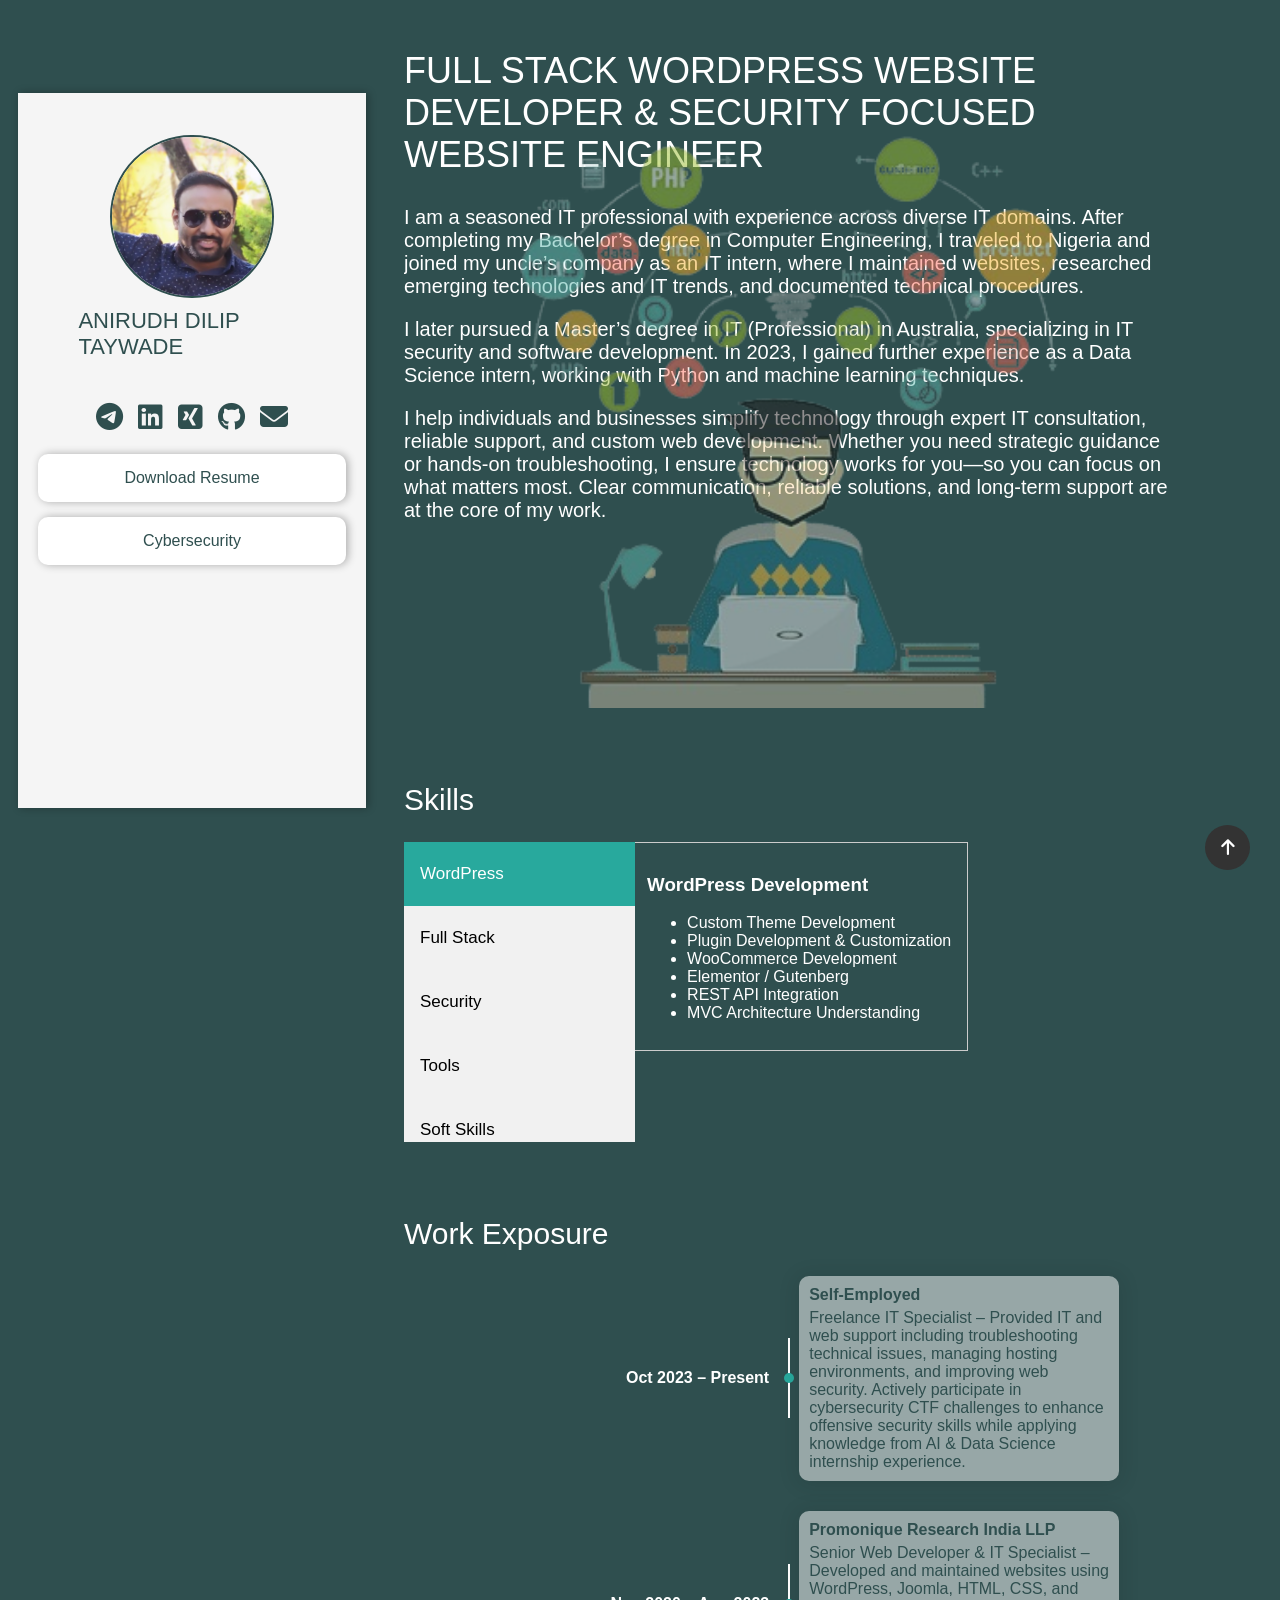
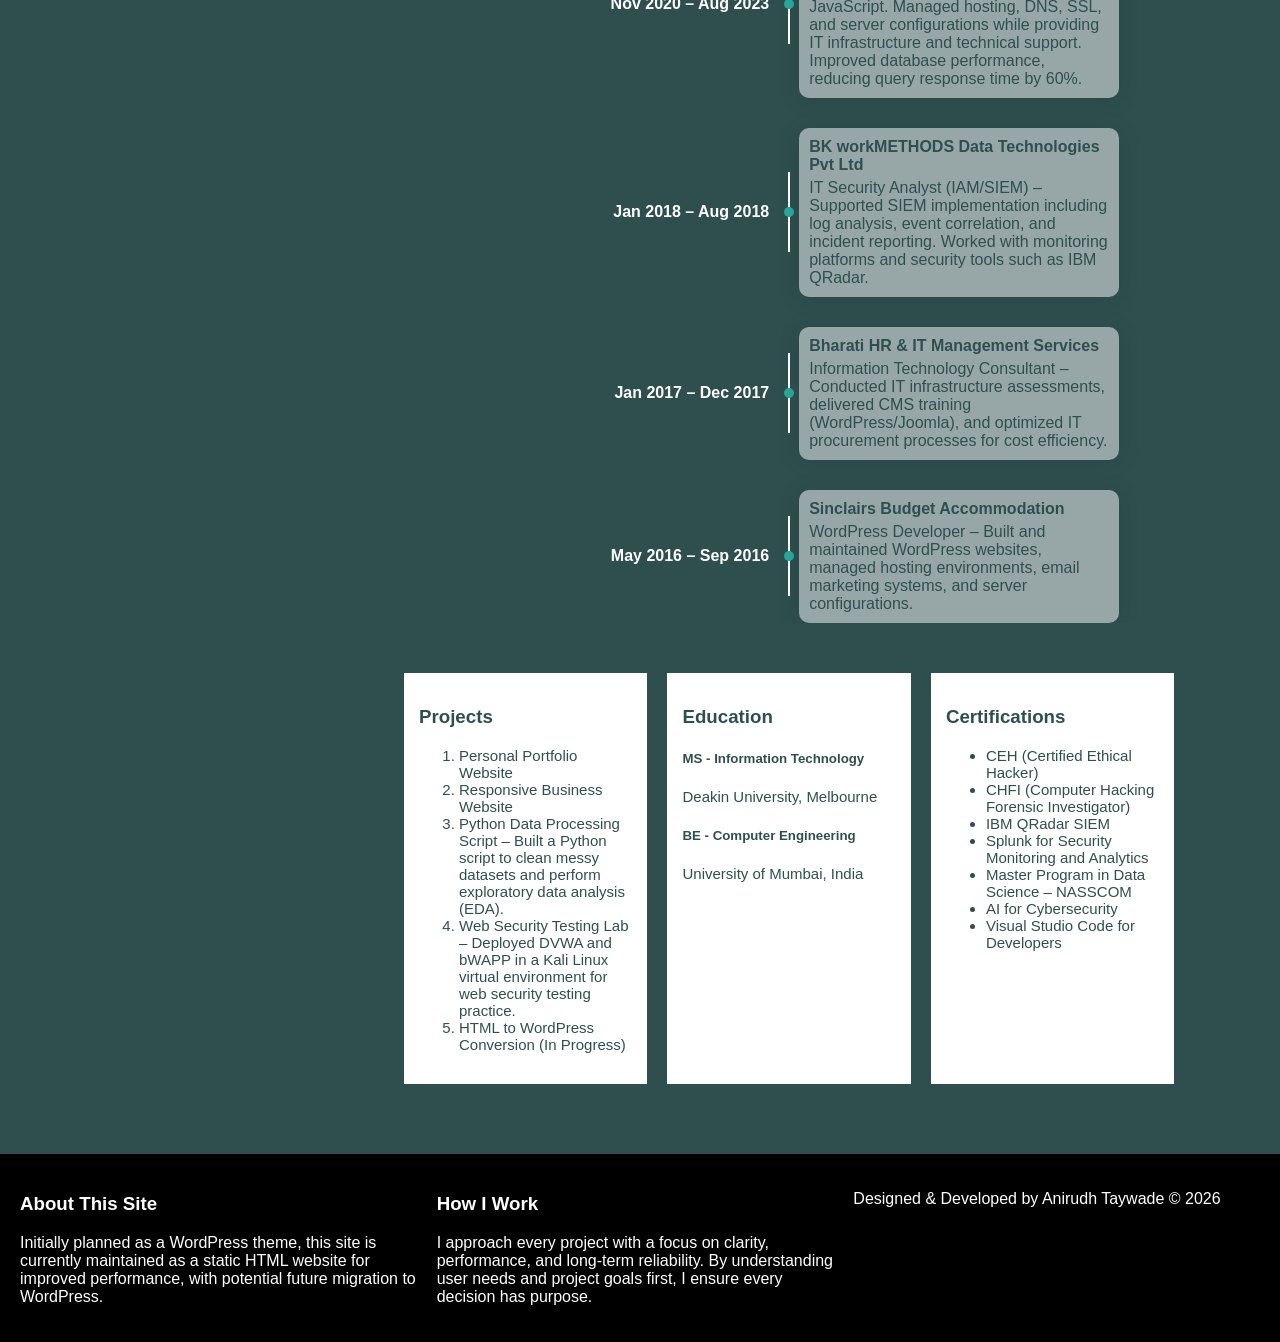
<file: index.html>
<!DOCTYPE html><html lang="en"><head><meta charset="utf-8"><meta name="viewport" content="width=device-width, initial-scale=1.0"><title>ADT - Technology Made Simple</title><meta name="description" content="Portfolio of Anirudh Taywade – WordPress developer, IT specialist, and cybersecurity-focused web engineer."><link rel="icon" href="images\adt-logo.png" type="image/x-icon"><link rel="preconnect" href="https://cdnjs.cloudflare.com"><link rel="stylesheet" href="CSS/main.css"><link rel="stylesheet" href="https://cdnjs.cloudflare.com/ajax/libs/font-awesome/6.5.1/css/all.min.css"></head><body id="top"><header class="sidebar"><div class="box"><figure><img src="images/Anirudh.jpg" alt="Profile photo of Anirudh Taywade" class="img-box"><figcaption>ANIRUDH DILIP TAYWADE</figcaption></figure><nav class="social-box"><a href="https://t.me/ani1087" target="_blank"><i class="fa-brands fa-telegram"></i></a><a href="https://www.linkedin.com/in/anirudhya-taywade-48917a391/" target="_blank"><i class="fa-brands fa-linkedin"></i></a><a href="https://www.xing.com/profile/Anirudh_Taywade/web_profiles?nwt_nav=profile" target="_blank"><i class="fa-brands fa-square-xing"></i></a><a href="https://github.com/anirudhtaywade21" target="_blank"><i class="fa-brands fa-github"></i></a><a href="mailto:anirudhdiliptaywade@zohomail.in" target="_blank"><i class="fa-solid fa-envelope"></i></a></nav><div class="actions"><a href="Anirudhya_Taywade_Resume.pdf" target="_blank" class="btn">Download Resume</a><a href="index_cyber.html" class="btn">Cybersecurity</a></div></div></header><main class="content"><section class="main-section"><h1>FULL STACK WORDPRESS WEBSITE DEVELOPER & SECURITY FOCUSED WEBSITE ENGINEER</h1><p>I am a seasoned IT professional with experience across diverse IT domains. After completing my Bachelor’s degree in Computer Engineering, I traveled to Nigeria and joined my uncle’s company as an IT intern, where I maintained websites, researched emerging technologies and IT trends, and documented technical procedures.</p><p>I later pursued a Master’s degree in IT (Professional) in Australia, specializing in IT security and software development. In 2023, I gained further experience as a Data Science intern, working with Python and machine learning techniques.</p><p>I help individuals and businesses simplify technology through expert IT consultation, reliable support, and custom web development. Whether you need strategic guidance or hands-on troubleshooting, I ensure technology works for you—so you can focus on what matters most. Clear communication, reliable solutions, and long-term support are at the core of my work.</p><div><img src="images\web-concept.png" alt="Web development concept"></div></section><section class="main-section"><h2>Skills</h2><div class="tab"><button class="tablinks" onclick="openTab(event, 'WordPress')" id="defaultOpen">WordPress</button><button class="tablinks" onclick="openTab(event, 'FullStack')">Full Stack</button><button class="tablinks" onclick="openTab(event, 'Security')">Security</button><button class="tablinks" onclick="openTab(event, 'Tools')">Tools</button><button class="tablinks" onclick="openTab(event, 'SoftSkills')">Soft Skills</button><button class="tablinks" onclick="openTab(event, 'Languages')">Languages</button></div><div id="WordPress" class="tabcontent"><h3>WordPress Development</h3><ul><li>Custom Theme Development</li><li>Plugin Development & Customization</li><li>WooCommerce Development</li><li>Elementor / Gutenberg</li><li>REST API Integration</li><li>MVC Architecture Understanding</li></ul></div><div id="FullStack" class="tabcontent"><h3>Full Stack Development</h3><ul><li>HTML, CSS, JavaScript</li><li>PHP (Core + WordPress)</li><li>MySQL Database Design</li><li>AJAX & API Integration</li><li>Performance Optimization</li><li>Responsive Web Design</li></ul></div><div id="Security" class="tabcontent"><h3>Website Security</h3><ul><li>WordPress Hardening</li><li>Malware Removal & Cleanup</li><li>Vulnerability Scanning</li><li>Firewall & Login Protection</li><li>SSL, HTTPS, Secure Configurations</li></ul></div><div id="Tools" class="tabcontent"><h3>Tools & Technologies</h3><ul><li>Git & GitHub</li><li>cPanel / WHM</li><li>Docker (Basic)</li><li>Cloudflare</li><li>VS Code</li><li>ChatGPT & AI-Assisted Development Tools</li><li>DNS Configuration</li><li>Hosting & Server Management</li></ul></div><div id="SoftSkills" class="tabcontent"><h3>Soft Skills</h3><ul><li>Problem-Solving & Critical Thinking</li><li>Attention to Detail (Security-Focused Mindset)</li><li>Effective Communication with Clients</li><li>Time Management & Project Delivery</li><li>Adaptability & Continuous Learning</li><li>Team Collaboration</li><li>Client Requirement Analysis</li></ul></div><div id="Languages" class="tabcontent"><ul><li>Marathi – Native</li><li>English</li><li>Hindi</li><li>German</li><li>Spanish</li><li>French</li><li>Japanese</li></ul></div></section><section class="main-section"><h2>Work Exposure</h2><div class="we-timeline"><div class="we-date">Oct 2023 – Present</div><div class="we-line"></div><div class="we-content"><h5>Self-Employed</h5>Freelance IT Specialist – Provided IT and web support including troubleshooting technical issues, managing hosting environments, and improving web security. Actively participate in cybersecurity CTF challenges to enhance offensive security skills while applying knowledge from AI & Data Science internship experience.</div><div class="we-date">Nov 2020 – Aug 2023</div><div class="we-line"></div><div class="we-content"><h5>Promonique Research India LLP</h5>Senior Web Developer & IT Specialist – Developed and maintained websites using WordPress, Joomla, HTML, CSS, and JavaScript. Managed hosting, DNS, SSL, and server configurations while providing IT infrastructure and technical support. Improved database performance, reducing query response time by 60%.</div><div class="we-date">Jan 2018 – Aug 2018</div><div class="we-line"></div><div class="we-content"><h5>BK workMETHODS Data Technologies Pvt Ltd</h5>IT Security Analyst (IAM/SIEM) – Supported SIEM implementation including log analysis, event correlation, and incident reporting. Worked with monitoring platforms and security tools such as IBM QRadar.</div><div class="we-date">Jan 2017 – Dec 2017</div><div class="we-line"></div><div class="we-content"><h5>Bharati HR & IT Management Services</h5>Information Technology Consultant – Conducted IT infrastructure assessments, delivered CMS training (WordPress/Joomla), and optimized IT procurement processes for cost efficiency.</div><div class="we-date">May 2016 – Sep 2016</div><div class="we-line"></div><div class="we-content"><h5>Sinclairs Budget Accommodation</h5>WordPress Developer – Built and maintained WordPress websites, managed hosting environments, email marketing systems, and server configurations.</div></div></section><section class="main-section"><div class="pec-container"><div><h3>Projects</h3><ol><li>Personal Portfolio Website</li><li>Responsive Business Website</li><li>Python Data Processing Script – Built a Python script to clean messy datasets and perform exploratory data analysis (EDA).</li><li>Web Security Testing Lab – Deployed DVWA and bWAPP in a Kali Linux virtual environment for web security testing practice.</li><li>HTML to WordPress Conversion (In Progress)</li></ol></div><div><h3>Education</h3><h5>MS - Information Technology</h5><span class="wh">Deakin University, Melbourne</span><h5>BE - Computer Engineering</h5><span class="wh">University of Mumbai, India</span></div><div><h3>Certifications</h3><ul><li>CEH (Certified Ethical Hacker)</li><li>CHFI (Computer Hacking Forensic Investigator)</li><li>IBM QRadar SIEM</li><li>Splunk for Security Monitoring and Analytics</li><li>Master Program in Data Science – NASSCOM</li><li>AI for Cybersecurity</li><li>Visual Studio Code for Developers</li></ul></div></div></section></main><footer class="footer-container"><section><h3>About This Site</h3><p>Initially planned as a WordPress theme, this site is currently maintained as a static HTML website for improved performance, with potential future migration to WordPress.</p></section><section><h3>How I Work</h3><p>I approach every project with a focus on clarity, performance, and long-term reliability. By understanding user needs and project goals first, I ensure every decision has purpose.</p></section><section><nav class="social-footer-box"><a href="https://t.me/ani1087"><i class="fa-brands fa-telegram"></i></a><a href="https://www.linkedin.com/in/anirudhya-taywade-48917a391/"><i class="fa-brands fa-linkedin"></i></a><a href="https://www.xing.com/profile/Anirudh_Taywade/web_profiles?nwt_nav=profile"><i class="fa-brands fa-square-xing"></i></a><a href="https://github.com/anirudhtaywade21" target="_blank"><i class="fa-brands fa-github"></i></a><a href="mailto:anirudhdiliptaywade@zohomail.in" target="_blank"><i class="fa-solid fa-envelope"></i></a></nav><p class="footer-p">Designed & Developed by Anirudh Taywade © 2026</p></section><a href="#top" class="back-top"><i class="fa-solid fa-arrow-up"></i></a></footer><script>function openTab(evt, tabName) {var i, tabcontent, tablinks;tabcontent = document.getElementsByClassName("tabcontent");for (i = 0; i < tabcontent.length; i++) {tabcontent[i].style.display = "none";}tablinks = document.getElementsByClassName("tablinks");for (i = 0; i < tablinks.length; i++) {tablinks[i].className = tablinks[i].className.replace(" active", "");}document.getElementById(tabName).style.display = "block";evt.currentTarget.className += " active";}document.getElementById("defaultOpen").click();</script></body></html>
</file>
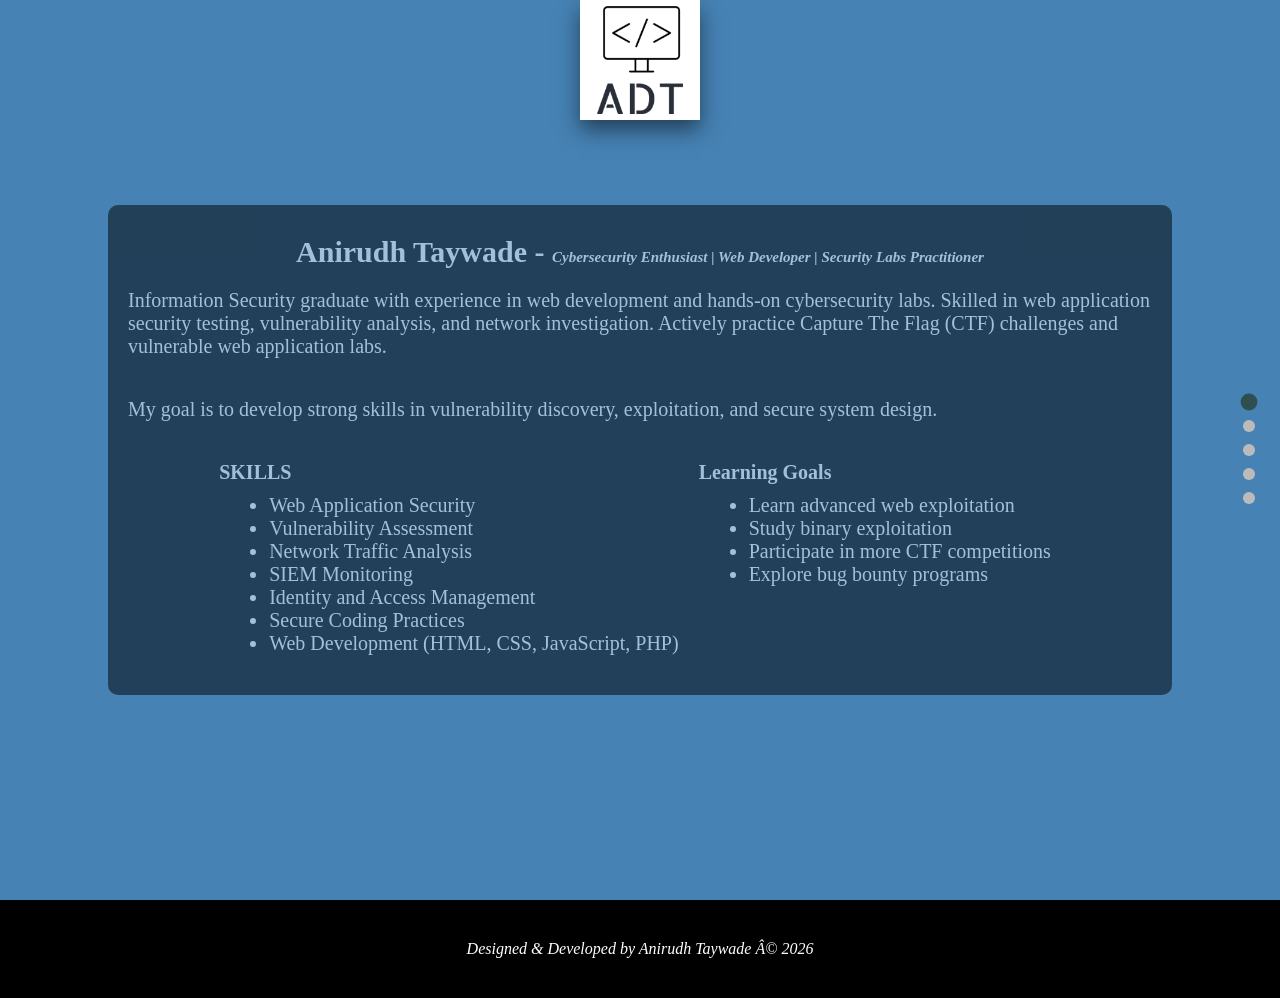
<file: index_cyber.html>
<html><head><title>ADT-Technology Made Simple</title><link rel="stylesheet" href="https://cdnjs.cloudflare.com/ajax/libs/font-awesome/6.5.1/css/all.min.css" integrity="sha512-DTOQO9RWCH3ppGqcWaEA1BIZOC6xxalwEsw9c2QQeAIftl+Vegovlnee1c9QX4TctnWMn13TZye+giMm8e2LwA==" crossorigin="anonymous" referrerpolicy="no-referrer"><meta name="viewport" content="width=device-width, initial-scale=1.0"><link href="CSS/main1.css" rel="stylesheet"><link href="CSS/logo.css" rel="stylesheet"></head><body><header class="header"><a href="index.html"><img src="images\adt-logo.png" alt="siteLogo" class="sitelogo"></a></header><div class="slider"><div class="slides" id="slides"><section id="section1"><div class="intro"><h4>Anirudh Taywade - <span>Cybersecurity Enthusiast | Web Developer | Security Labs Practitioner</span></h4><p>Information Security graduate with experience in web development and hands-on cybersecurity labs. Skilled in web application security testing, vulnerability analysis, and network investigation. Actively practice Capture The Flag (CTF) challenges and vulnerable web application labs.</p><p>My goal is to develop strong skills in vulnerability discovery, exploitation, and secure system design.</p><div class="container"><ul><h5>SKILLS</h5><li>Web Application Security</li><li>Vulnerability Assessment</li><li>Network Traffic Analysis</li><li>SIEM Monitoring</li><li>Identity and Access Management</li><li>Secure Coding Practices</li><li>Web Development (HTML, CSS, JavaScript, PHP)</li></ul><ul><h5>Learning Goals</h5><li>Learn advanced web exploitation</li><li>Study binary exploitation</li><li>Participate in more CTF competitions</li><li>Explore bug bounty programs</li></ul></div></div></section><section id="section2"><div class="box"><h4>Web Application Security Lab</h4><ul><h5>Enviroment</h5><li>Kali Linux Virtual Machine</li><li>Damn Vulnerable Web Application</li><li>bWAPP</li><li>OWASP Juice Shop</li><br><br><h5>Areas covered</h5><li>SQL Injection</li><li>Cross-Site Scripting</li><li>Command Injection</li><li>Brute Force attack</li><li>XSS (stored and reflected)</li><li>SQL Injection</li><li>Insecure authentication</li></ul></div><div class="box"><h4>Outcomes</h4><ul><li>Learned penetration testing methodology</li><li>Improved command-line proficiency</li><li>Practiced exploiting vulnerabilities using Burp Suite</li><li>Developed understanding of secure coding practices</li><li>Improved ability to identify application weaknesses</li><li>Practiced testing web application security</li><li>Learned techniques used in penetration testing</li><li>Practiced attacking vulnerable applications in a controlled environment.</li></ul></div></section><section id="section3"><div class="box"><h4>picoCTF</h4><ul><h5>Areas Covered</h5><li>Web exploitation</li><li>Cryptography</li><li>Forensics</li><li>Binary exploitation</li><li>Reverse engineering</li><br><br><h5>Example challenges solved:</h5><li>Base64 decoding challenges</li><li>SQL injection login bypass</li><li>Hidden flag discovery in web pages</li></ul></div><div class="box"><h4>Outcomes</h4><li>Developed problem-solving skills for CTF challenges</li><li>Learned to identify common web vulnerabilities</li><li>Improved understanding of encoding, hashing, and encryption</li><li>Practiced using command-line security tools</li><a href="https://play.picoctf.org/users/ABeginner2013" target="_blank" id="button1">My Profile</a></div></section><section id="section4"><div class="box"><h4>Try Hack Me</h4><ul><h5>Areas Covered</h5><li>Linux fundamentals</li><li>Network scanning</li><li>Privilege escalation</li><br><br><h5>Example challenges solved:</h5><li>File permissions</li><li>User management</li><li>Port scanning</li><li>OS fingerprinting</li><li>Security Misconfiguration</li></ul></div><div class="box"><h4>Outcomes</h4><li>Stronger understanding of Linux systems</li><li>Learned how security tools operate in Linux environments</li><li>Practical experience in penetration testing workflows</li><li>Hands-on practice exploiting vulnerable machines</li><a href="https://tryhackme.com/p/anirudhdiliptayw" target="_blank" id="button1">My Profile</a></div></section><section id="section5"><div class="grid-container"><div class="grid-box bdr1"><div class="grid-box-box"><div class="grid-tools-box"><strong>Tools Practiced</strong><ul><li>Burp suite</li><li>Wireshark</li><li>Nmap</li><li>gbd</li><li>objdump</li></ul></div></div></div><div class="grid-box"></div><div class="grid-box bdr3"></div><div class="grid-box bdr4"><div class="grid-box-box"><div class="grid-social-box"><a href="https://t.me/ani1087" target="_blank" rel="noopener noreferrer"><i class="fa-brands fa-telegram"></i></a><a href="https://www.linkedin.com/in/anirudhya-taywade-48917a391/" target="_blank" rel="noopener noreferrer"><i class="fa-brands fa-linkedin-in"></i></a><a href="https://github.com/anirudhtaywade21" target="_blank" rel="noopener noreferrer"><i class="fa-brands fa-github"></i></a><a href="mailto:anirudhdiliptaywade@zohomail.in" target="_blank" rel="noopener noreferrer"><i class="fa-solid fa-envelope"></i></a></div></div></div></div></section></div></div><div class="dots"><div class="dot active" onclick="goSlide(0)"></div><div class="dot" onclick="goSlide(1)"></div><div class="dot" onclick="goSlide(2)"></div><div class="dot" onclick="goSlide(3)"></div><div class="dot" onclick="goSlide(4)"></div></div><footer>Designed & Developed by Anirudh Taywade © 2026</footer><script> let index = 0; let slides = document.getElementById("slides"); let dots = document.querySelectorAll(".dot"); let total = document.querySelectorAll("section").length; function showSlide(){ slides.style.transform = "translateY(" + (-index * 100) + "vh)"; dots.forEach(dot => dot.classList.remove("active")); dots[index].classList.add("active"); } function goSlide(i){ index = i; showSlide(); } function nextSlide(){ index++; if(index >= total) index = total-1; showSlide(); } function prevSlide(){ index--; if(index < 0) index = 0; showSlide(); } document.addEventListener("wheel", function(e){ if(e.deltaY > 0){ nextSlide(); }else{ prevSlide(); } }); </script></body></html>
</file>
<file: CSS/main.css>
html{scroll-behavior:smooth}body{margin:0;font-family:Arial,sans-serif;background-color:darkslategrey}h1,h2,p{color:#fff}.main-section h1{font-weight:400;font-size:36px;}.main-section h2{font-size:30px;font-weight:400}.main-section p{font-size:20px}.sidebar{position:fixed;top:0;left:0;width:30%;height:100%;display:flex;justify-content:center;align-items:center}.box{width:80%;height:75%;background:whitesmoke;box-shadow:2px 0 8px rgb(0 0 0 / .3);display:flex;flex-direction:column;align-items:center;padding:20px;gap:20px}figure{display:flex;flex-direction:column;align-items:center;color:darkslategrey;gap:10px;font-size:22px}.img-box{width:70%;border-radius:50%;border:2px solid darkslategrey}.img-box:hover{transform:scaleX(-1)}.social-box{display:flex;gap:15px;font-size:28px}.social-box a{color:darkslategrey}.social-box a:hover{transform:scale(1.2)}.actions{width:100%;display:flex;flex-direction:column;gap:15px}.btn{display:block;text-align:center;text-decoration:none;padding:15px;border-radius:10px;background:#fff;color:darkslategrey;box-shadow:2px 0 8px rgb(0 0 0 / .3)}.btn:hover{background-color:#28A99D;color:#fff}.content{margin-left:30%;padding:20px;min-height:100vh;display:flex;flex-direction:column}.main-section{width:90%;margin-bottom:50px;overflow:auto}.main-section img{display:block;margin:-450px auto 0 auto;width:80%;height:auto;opacity:.5}.footer-container{margin-top:auto;display:grid;grid-template-columns:repeat(3,1fr);gap:10px;background:#000;color:#fff;padding:20px;position:absolute}.social-footer-box{display:none}.pec-container{display:grid;grid-template-columns:repeat(3,1fr);gap:20px;width:100%;color:darkslategrey;margin-top:auto}.pec-container div{background:#fff;padding:15px}.pec-container li,.wh{color:darkslategrey;font-size:15px}.pec-container div:hover{background-color:#28A99D;color:#fff}.tab{float:left;background-color:#f1f1f1;width:30%;height:300px}.tab button{display:block;background-color:inherit;color:#000;padding:22px 16px;width:100%;border:none;outline:none;text-align:left;cursor:pointer;transition:0.3s;font-size:17px}.tab button:hover{background-color:#28A99D;color:#fff}.tab button.active{background-color:#28A99D;color:#fff}.tabcontent{float:left;padding:12px;border:1px solid #ccc;width:40%;border-left:none}.tabcontent h3,li{color:#fff}.we-timeline{display:grid;grid-template-columns:1fr 20px 1fr;align-items:center;row-gap:30px}.we-date{text-align:right;padding-right:10px;font-weight:700;color:#fff}.we-line{position:relative;width:2px;background:#fff;min-height:80px;margin:auto}.we-line::before{content:"";position:absolute;top:35px;left:-4px;width:10px;height:10px;background:#28A99D;border-radius:50%}.we-content{width:300px;height:auto;border-radius:10px;box-shadow:0 2px 20px rgb(0 0 0 / .2);padding:10px;overflow-wrap:break-word;background-color:#fff;color:darkslategrey;opacity:.5}.we-content:hover{transform:scale(1.2)}.we-content h5{margin:0 0 5px 0;color:darkslategrey;font-size:16px}.back-top{position:fixed;bottom:30px;right:30px;width:45px;height:45px;background:#333;color:#fff;display:flex;align-items:center;justify-content:center;border-radius:50%;text-decoration:none;font-size:18px;z-index:1000}.back-top:hover{background:#555}@media(max-width:768px){.sidebar{width:35%}.content{margin-left:35%}.footer-container{grid-template-columns:repeat(2,1fr)}.pec-container{grid-template-columns:1fr 1fr}}@media(max-width:480px){.sidebar{position:relative;width:100%;height:auto}.box{width:90%;height:auto}.content{margin-left:0}.footer-container{grid-template-columns:1fr;text-align:center}.social-footer-box{display:flex;gap:15px;justify-content:center;font-size:34px}.social-footer-box a:hover{transform:scale(1.2)}.social-box{display:none}figure{font-size:18px}.pec-container{grid-template-columns:1fr}.we-timeline{display:grid;grid-template-columns:1fr;justify-items:center}.we-date{text-align:left;padding:0}.we-line{display:none}.we-content{max-width:300px;margin:auto}.we-content:hover{transform:none}.tab{width:100%;height:auto}.tabcontent{width:100%;border-left:1px solid #ccc}}
</file>
<file: CSS/main1.css>
body{margin:0}header{display:flex;justify-content:center;align-items:center;z-index:1}.site-header{display:flex;position:fixed;flex-wrap:wrap}.logo{width:150px;height:150px;border-radius:50%}h4{font-size:30px;text-align:center;margin-bottom:0;margin-top:10px}h5{font-size:20px;margin:0 0 10px -50px}li{font-size:20px}span{font-size:15px;font-style:italic}section{width:100%;min-height:100vh;display:flex;justify-content:center;align-items:center}#section1{background-color:steelblue}#section2{background-color:tomato;gap:20px}#section3{background-color:aqua;gap:20px}#section4{background-color:chocolate;gap:20px}#section5{background-color:darkslategray}.intro{width:80%;min-height:400px;background-color:#000;color:#fff;display:flex;flex-direction:column;font-size:20px;padding:20px;border-radius:10px;opacity:.5}.container{display:flex;justify-content:center;gap:30px;flex-wrap:wrap}.box{width:30%;height:500px;background-color:#000;color:#fff;display:flex;flex-direction:column;font-size:20px;padding:0 20px;border-radius:10px;opacity:.5}.box:nth-child(2){background-color:#170300}#button1{width:auto;min-height:30px;border-radius:10px;background-color:beige;color:#000;margin-top:30px;text-align:center;text-decoration:none;display:flex;justify-content:center;align-items:center}.grid-container{display:grid;grid-template-columns:1fr 1fr;grid-template-rows:1fr 1fr;min-height:400px;width:70%;padding:10px;border-radius:10px}.grid-box{color:#fff;font-size:24px;display:flex;justify-content:center;align-items:center}.bdr1{border-right:1px solid #fff}.bdr3{border-top:1px solid #fff;border-right:1px solid #fff}.bdr4{border-top:1px solid #fff}.grid-box-box{min-height:200px;width:100%;background-color:#000;opacity:.5;color:#fff;margin:10px;border-radius:10px}.grid-tools-box{margin:50px}.grid-social-box{display:grid;grid-auto-flow:column;place-items:center;margin-top:85px}@media (min-width:481px) and (max-width:768px){section{flex-direction:column;padding:40px 0}h4{font-size:26px}h5{font-size:19px;margin-left:0}li{font-size:19px}.intro{width:90%;min-height:auto}.container{gap:20px}.box{width:45%;min-height:auto}#button1{width:80%;padding:8px}.grid-container{width:90%;min-height:auto}.grid-box-box{width:95%;min-height:auto}.grid-tools-box{margin:30px}}@media (max-width:480px){section{min-height:auto;padding:40px 0;flex-direction:column}h4{font-size:24px}h5{font-size:18px;margin-left:0}li{font-size:18px}.intro{width:85%;min-height:auto;font-size:18px}.container{flex-direction:column;align-items:center;gap:20px}.box{width:85%;min-height:auto}.grid-container{grid-template-columns:1fr;grid-template-rows:auto;width:90%;min-height:auto}.grid-box-box{width:90%;min-height:auto}#button1{width:60%;margin:10px 0;padding:10px}.bdr1,.bdr3,.bdr4{border:none}.grid-social-box{padding:20px 0;margin-top:0}.logo{width:60px;height:60px;border-radius:50%}.site-header{left:42%;position:absolute}}@media (min-width:769px) and (max-width:992px){#section2 .box{min-height:550px;font-size:0}}
</file>
<file: CSS/logo.css>
.header{background:#fff0}.sitelogo{width:120px;position:fixed;top:0;left:50%;transform:translateX(-50%);box-shadow:0 10px 20px rgb(0 0 0 / .5);z-index:9999}.slider{height:100vh;width:100%;overflow:hidden}.slides{height:500vh;transition:0.7s}.dots{position:fixed;right:25px;top:50%;transform:translateY(-50%);display:flex;flex-direction:column;gap:12px;z-index:1000}.dot{width:12px;height:12px;border-radius:50%;background:#bbb;cursor:pointer}.dot.active{background:darkslategrey;transform:scale(1.4)}footer{background-color:#000;color:#fff;font-style:italic;padding:40px;text-align:center}@media (max-width:480px){.sitelogo{width:60px}}@media (min-width:481px) and (max-width:792px){.sitelogo{width:100px}}
</file>
